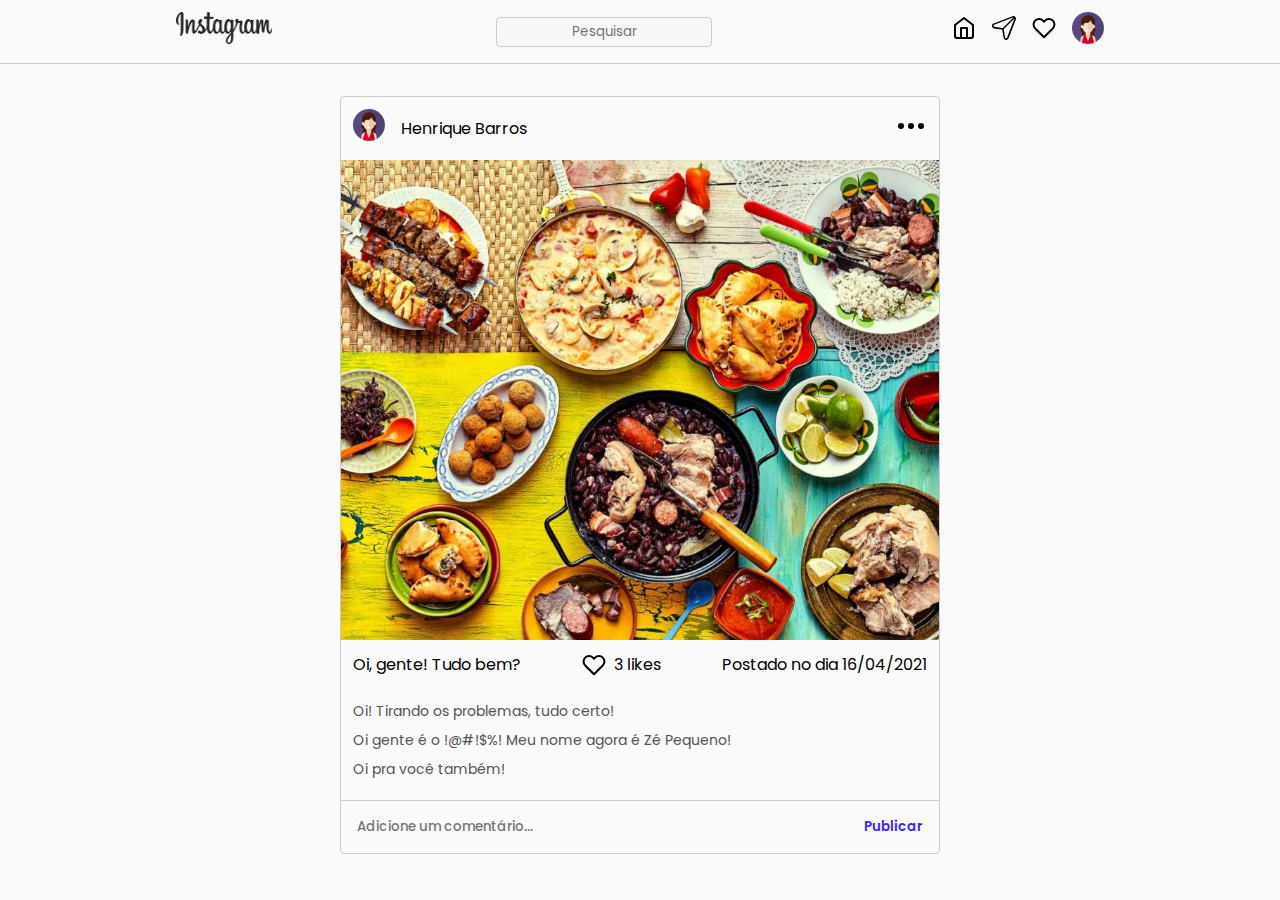
<file: index.html>
<!DOCTYPE html>
<html lang="pt-br">
<head>
    <meta charset="UTF-8">
    <meta http-equiv="X-UA-Compatible" content="IE=edge">
    <meta name="viewport" content="width=device-width, initial-scale=1.0">
    <title>Instagram | Login</title>
    <link rel="stylesheet" href="styles.css">
</head>
<body>
    <header>
        <div class="container-header">
            <figure>
                <img src="img/logo.png" alt="Logo instagram">
            </figure>
            <div class="search">
                <input type="text" name="" id="" placeholder="Pesquisar">
            </div>
            <nav>
                <ul>
                    <li><img src="img/icons/home.svg" alt="Home icon"></li>
                    <li><img src="img/icons/compass-1_icon-icons.com_69400.svg" alt="Home icon"></li>
                    <li><img src="img/icons/heart.svg" alt="Home icon"></li>
                    <li><img src="img/avatar-example.png" alt="Home icon"></li>
                </ul>
            </nav>
        </div>
    </header>
    <main class="container">
        <article>
            <div class="header">
                <div class="profile">
                    <figure>
                        <img src="img/avatar-example.png" alt="">
                    </figure>
                    <p>Henrique Barros</p>
                </div>
                <button><img src="img/icons/three_dots_icon_159804.svg" alt=""></button>
            </div>
            <div class="post-content">
                <figure>
                    <img src="img/publication_example.jpg" alt="">
                </figure>
                <div class="posts-info">
                    <p>Oi, gente! Tudo bem?</p>
                    <div class="likes">
                        <img src="img/icons/heart.svg" alt="Home icon">
                        <p>3 likes</p>
                    </div>
                    <span>Postado no dia 16/04/2021</span>
                </div>
            </div>
            <div class="comments">
                <ul>
                    <li>
                        <p>Oi! Tirando os problemas, tudo certo!</p>
                    </li>
                </ul>
                <ul>
                    <li>
                        <p>Oi gente é o !@#!$%! Meu nome agora é Zé Pequeno!</p>
                    </li>
                </ul>
                <ul>
                    <li>
                        <p>Oi pra você também!</p>
                    </li>
                </ul>
            </div>
            <div class="add-comments">
                <input type="text" name="" id="" placeholder="Adicione um comentário...">
                <button type="submit">Publicar</button>
            </div>
        </article>
    </main>
</body>
</html>
</file>
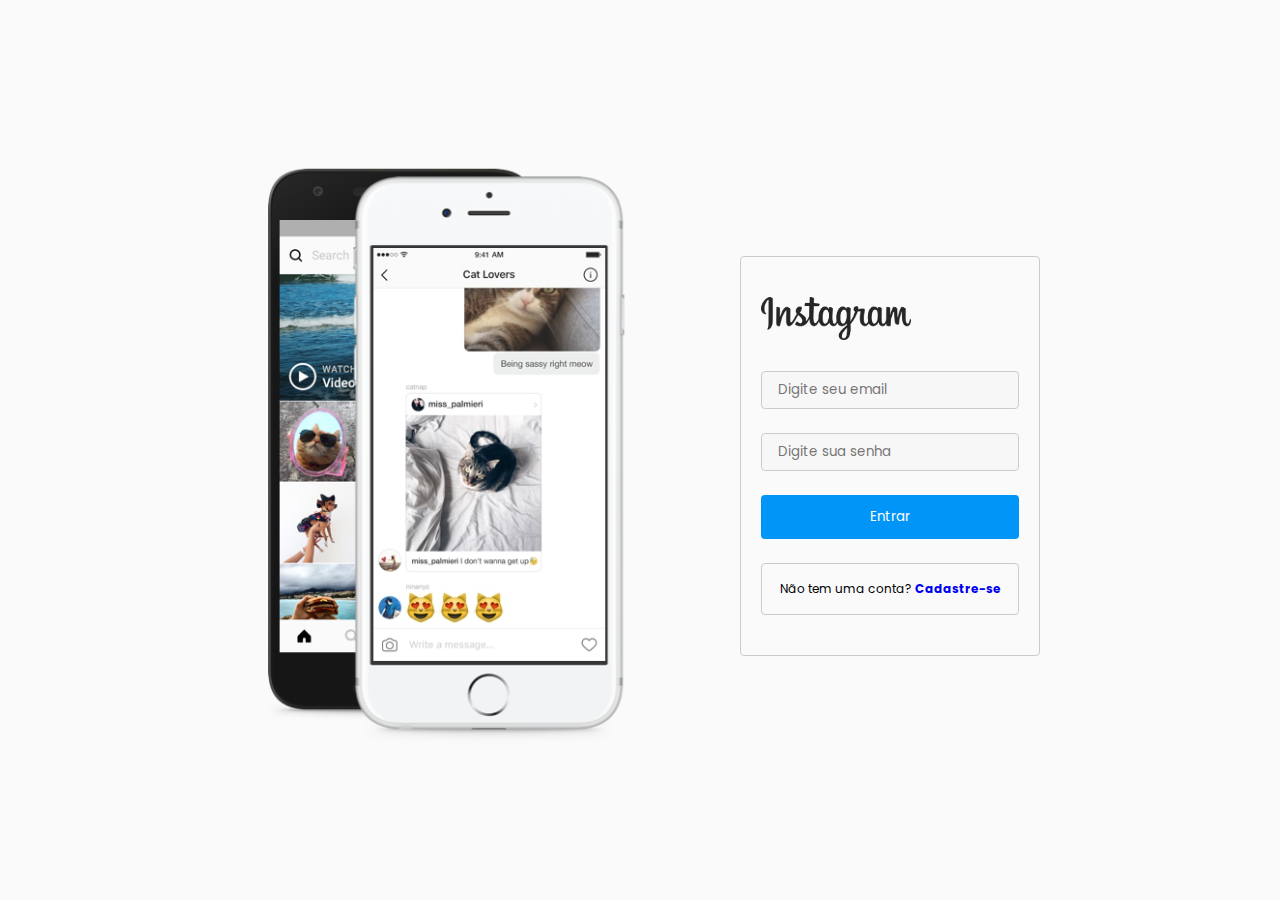
<file: login.html>
<!DOCTYPE html>
<html lang="pt-br">
<head>
    <meta charset="UTF-8">
    <meta http-equiv="X-UA-Compatible" content="IE=edge">
    <meta name="viewport" content="width=device-width, initial-scale=1.0">
    <title>Instagram | Login</title>
    <link rel="stylesheet" href="styles.css">
</head>
<body>
    <main class="container spacing-top">
        <div class="banner">
            <figure>
                <img src="img/banner-login.png" alt="Phone images">
            </figure>
        </div>
        <div class="login">
            <form action="">
                <figure>
                    <img src="img/logo.png" alt="Logo instagram">
                </figure>
                <fieldset class="email">
                    <input type="email" name="email" id="email" placeholder="Digite seu email">
                </fieldset>
                <fieldset class="password">
                    <input type="password" name="password" id="password" placeholder="Digite sua senha">
                </fieldset>
                <button type="submit">Entrar</button>
                <div class="cta-cadastro">
                    <p>Não tem uma conta? <a href="regristro.html">Cadastre-se</a></p>
                </div>
            </form> 
        </div>
    </main>
</body>
</html>
</file>
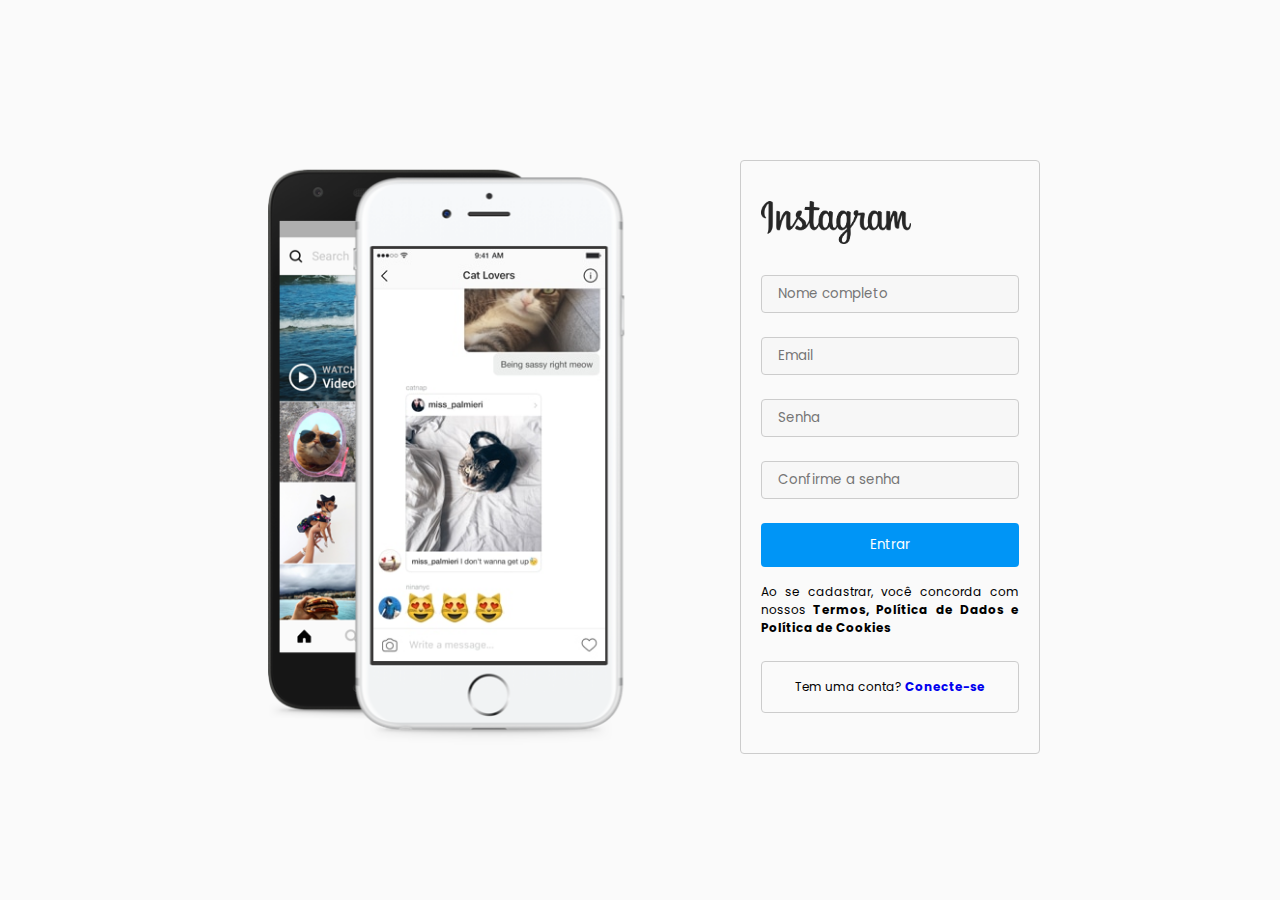
<file: regristro.html>
<!DOCTYPE html>
<html lang="pt-br">
<head>
    <meta charset="UTF-8">
    <meta http-equiv="X-UA-Compatible" content="IE=edge">
    <meta name="viewport" content="width=device-width, initial-scale=1.0">
    <title>Instagram | Registrar</title>
    <link rel="stylesheet" href="styles.css">
</head>
<body>
    <main class="container spacing-top">
        <div class="banner">
            <figure>
                <img src="img/banner-login.png" alt="Phone images">
            </figure>
        </div>
        <div class="login">
            <form action="">
                <figure>
                    <img src="img/logo.png" alt="Logo instagram">
                </figure>
                <fieldset class="name">
                    <input type="text" name="name" id="name" placeholder="Nome completo">
                </fieldset>
                <fieldset class="email">
                    <input type="email" name="email" id="email" placeholder="Email">
                </fieldset>
                <fieldset class="password">
                    <input type="password" name="password" id="password" placeholder="Senha">
                </fieldset>
                <fieldset class="password">
                    <input type="password" name="password" id="password" placeholder="Confirme a senha">
                </fieldset>
                <button type="submit">Entrar</button>
                <div class="text">
                    <p>
                        Ao se cadastrar, você concorda com nossos 
                        <strong>
                            Termos, Política de Dados e Política 
                            de Cookies
                        </strong>
                    </p>
                </div>
                
                <div class="cta-cadastro">
                    <p>Tem uma conta? <a href="regristro.html">Conecte-se</a></p>
                </div>
            </form> 
        </div>
    </main>
</body>
</html>
</file>
<file: styles.css>
@import url('https://fonts.googleapis.com/css2?family=Poppins:wght@300;400;500;700&display=swap');

* {
    padding: 0;
    border: 0;
    margin: 0;
    box-sizing: border-box;
    font-family: 'Poppins', sans-serif;
}

body {
    background-color: #FAFAFA;
    display: flex;
    flex-direction: column;
    height: 100vh;
}

.container.spacing-top {
    margin-top: 10rem;
}

.container {
    display: flex;
    justify-content: center;
    align-items: center;
}

.container .login {
    padding-top: 9.375rem;
    width: 18.75rem; /* 300px */
    padding: 2.5rem 1.25rem; /* 40px 20px */
    border: 1px solid #CCC;
    border-radius: 0.25rem;
    margin-left: 6.25rem;
}

main.container .banner figure img {
    width: 25rem;
    margin: 0;
}

figure img {
    width: 9.375rem; /* 150px */
    margin-bottom: 1.5rem;
}

.container .login fieldset {
    margin-bottom: 1.5rem;
}

.container .login input {
    border: 1px solid #CCC;
    background-color: #F7F7F7;
    width: 100%;
    padding: 0.5rem 1rem;
    border-radius: 0.25rem;
}

.container .login button {
    width: 100%;
    background-color: #0095F6;
    color: white;
    padding: 0.75rem;
    border-radius: 0.25rem;
    transition: 200ms background;
    cursor: pointer;
}

.container .login button:hover {
    background-color: #058de7;
}

.container .login .cta-cadastro {
    margin-top: 1.5rem;
    border-radius: 0.25rem;
    border: 1px solid #CCC;
    padding: 1rem;
}

.container .login form .cta-cadastro p {
    font-size: 0.75rem;
    text-align: center;
}

.container .login div p a {
    font-weight: bold;
    text-decoration: none;
}

/*=== PÁGINA DE REGISTRO ===*/

.container .login .text{
    margin-top: 1rem;
}

.container .login form p {
    text-align: justify;
    margin-top: 0.75tem;
    font-size: 0.75rem;
}

/*=== PÁGINA INDEX ===*/

.container-header {
    width: 58rem;
    margin: 0 auto;
    display: flex;
    justify-content: space-between;
    align-items: center;
}

.container-header figure img {
    width: 6rem; /* 103px */
    height: 2rem; /* 29*/
    margin: 0;
}

header {
    border-bottom: 1px solid #CCC;
    padding-top: 0.75rem;
    padding-bottom: 0.75rem;
}

header .search input {
    border: 1px solid #CCC;
    width: 13.5rem;
    padding: 0.25rem;
    text-align: center;
    border-radius: 0.25rem;
    background-color: #F7F7F7;
}

header nav ul {
    display: flex;
    align-items: center;
}

header nav ul li {
    list-style-type: none;
}

header nav ul li {
    margin-left: 1rem;
}

header nav ul li:nth-child(2) img {
    width: 1.5rem;
    height: 1.5rem;
}

header nav ul li:nth-child(4) img {
    width: 2rem;
    height: 2rem;
}

/*=== PÁGINA INDEX - POST ===*/

main article {
    width: 37.5rem;
    border: 1px solid #CCC;
    border-radius: 0.25rem;
    margin-top: 2rem;
}

article .header {
    display: flex;
    justify-content: space-between;
    padding: 0.75rem;
}

article .header .profile img {
    margin-bottom: 0;
}

article .header .profile {
    display: flex;
    align-items: center;
}

article .header .profile p {
    margin-left: 1rem;
}

article .header button {
    background-color: #FAFAFA;
}

article .header img {
    width: 2rem;
    height: 2rem;
}
article .post-content figure {
    width: 100%;
    height: 30rem;
}

article .post-content img {
    width: 100%;
    height: 30rem;
    object-fit: cover;
}

article .post-content .posts-info {
    display: flex;
    justify-content: space-between;
    padding: 0.75rem;
}

article .post-content .posts-info .likes {
    display: flex;
    align-items: center;
}

article .post-content .posts-info .likes img {
    margin-right: 0.5rem;
    width: 1.5rem;
    height: 1.5rem;
}

article .comments {
    padding: 0.75rem;
    border-bottom: 1px solid #CCC;
}

article .comments ul {
    list-style-type: none;
}

article .comments ul p {
    font-size: 0.875rem;
    margin-bottom: 0.5rem;
    color: rgb(83, 83, 83);
}

article .add-comments {
    display: flex;
    justify-content: space-between;
    padding: 1rem;
}

article .add-comments button {
    background-color: #FAFAFA;
    color: #3825FF;
    font-weight: 600;
    cursor: pointer;
    margin-left: 2rem;
}

article .add-comments input {
    width: 100%;
    background-color: #FAFAFA;
    font-weight: 500;

}
</file>
